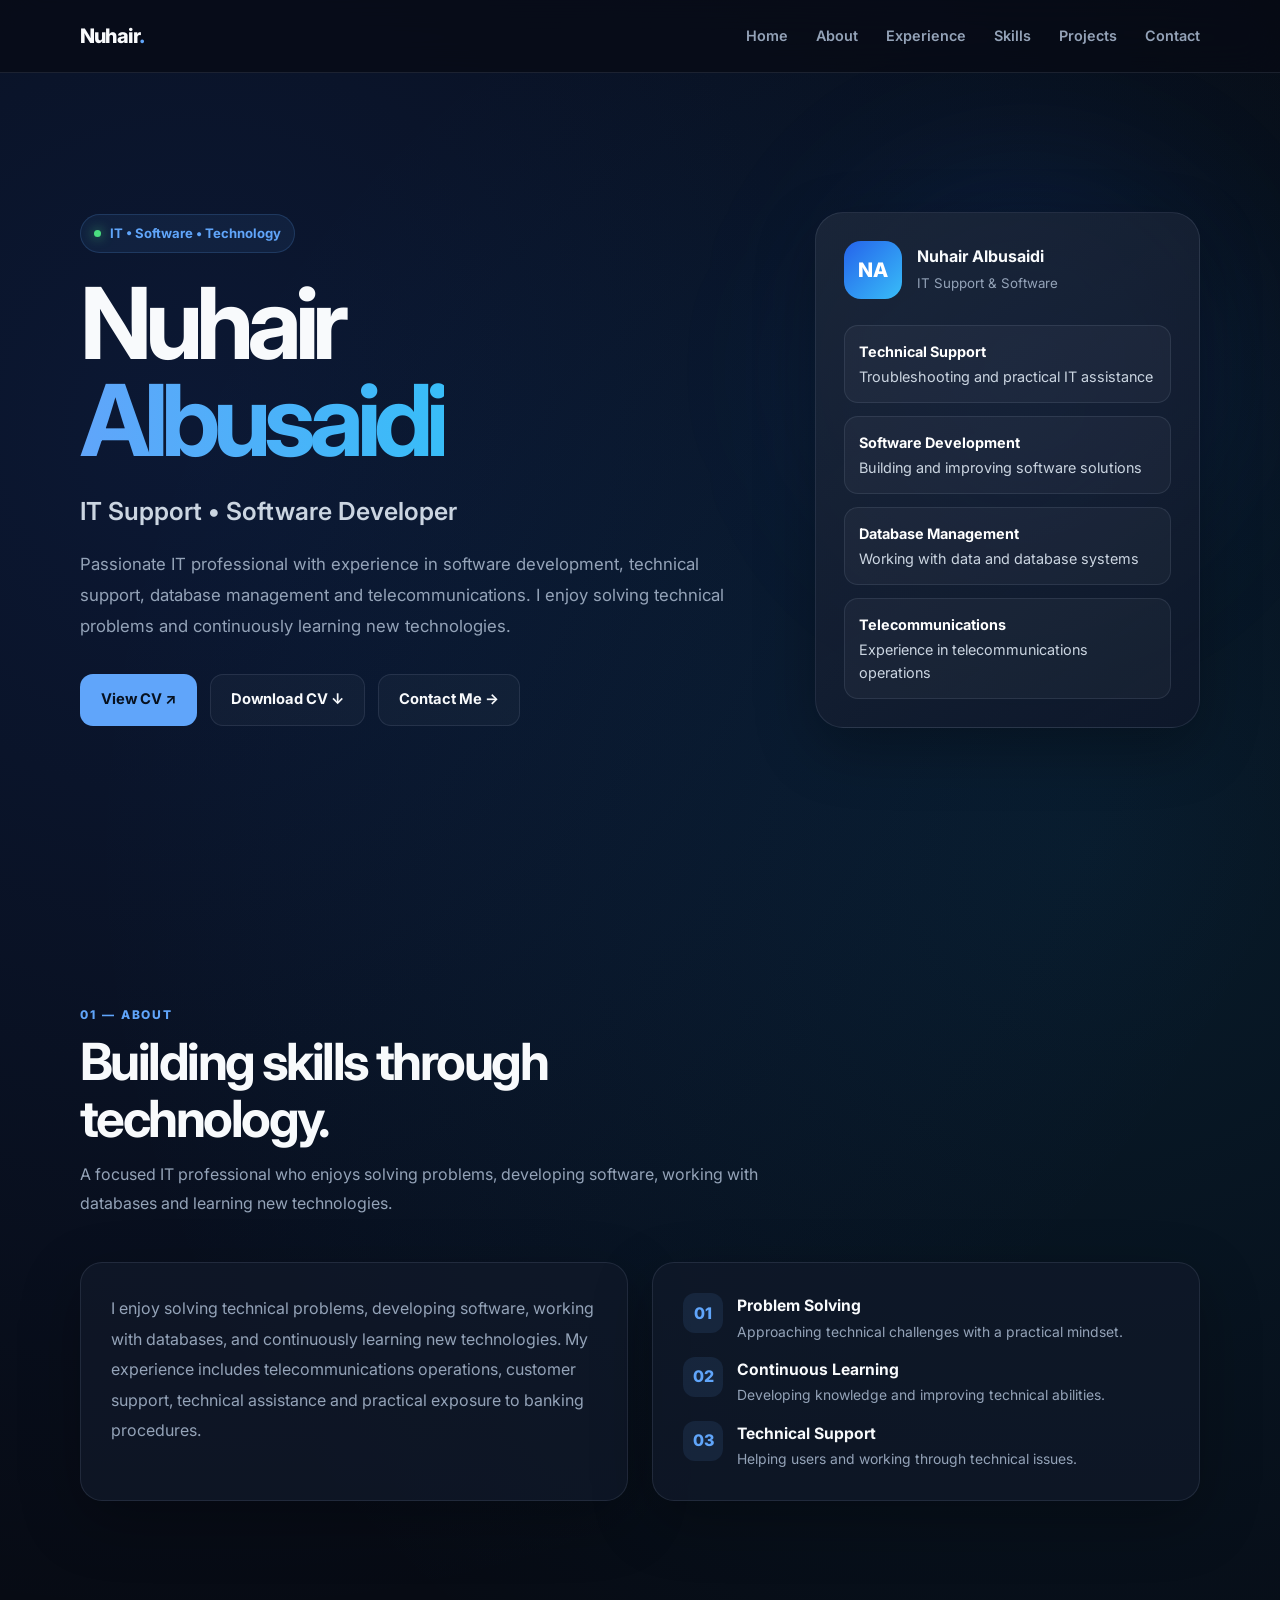
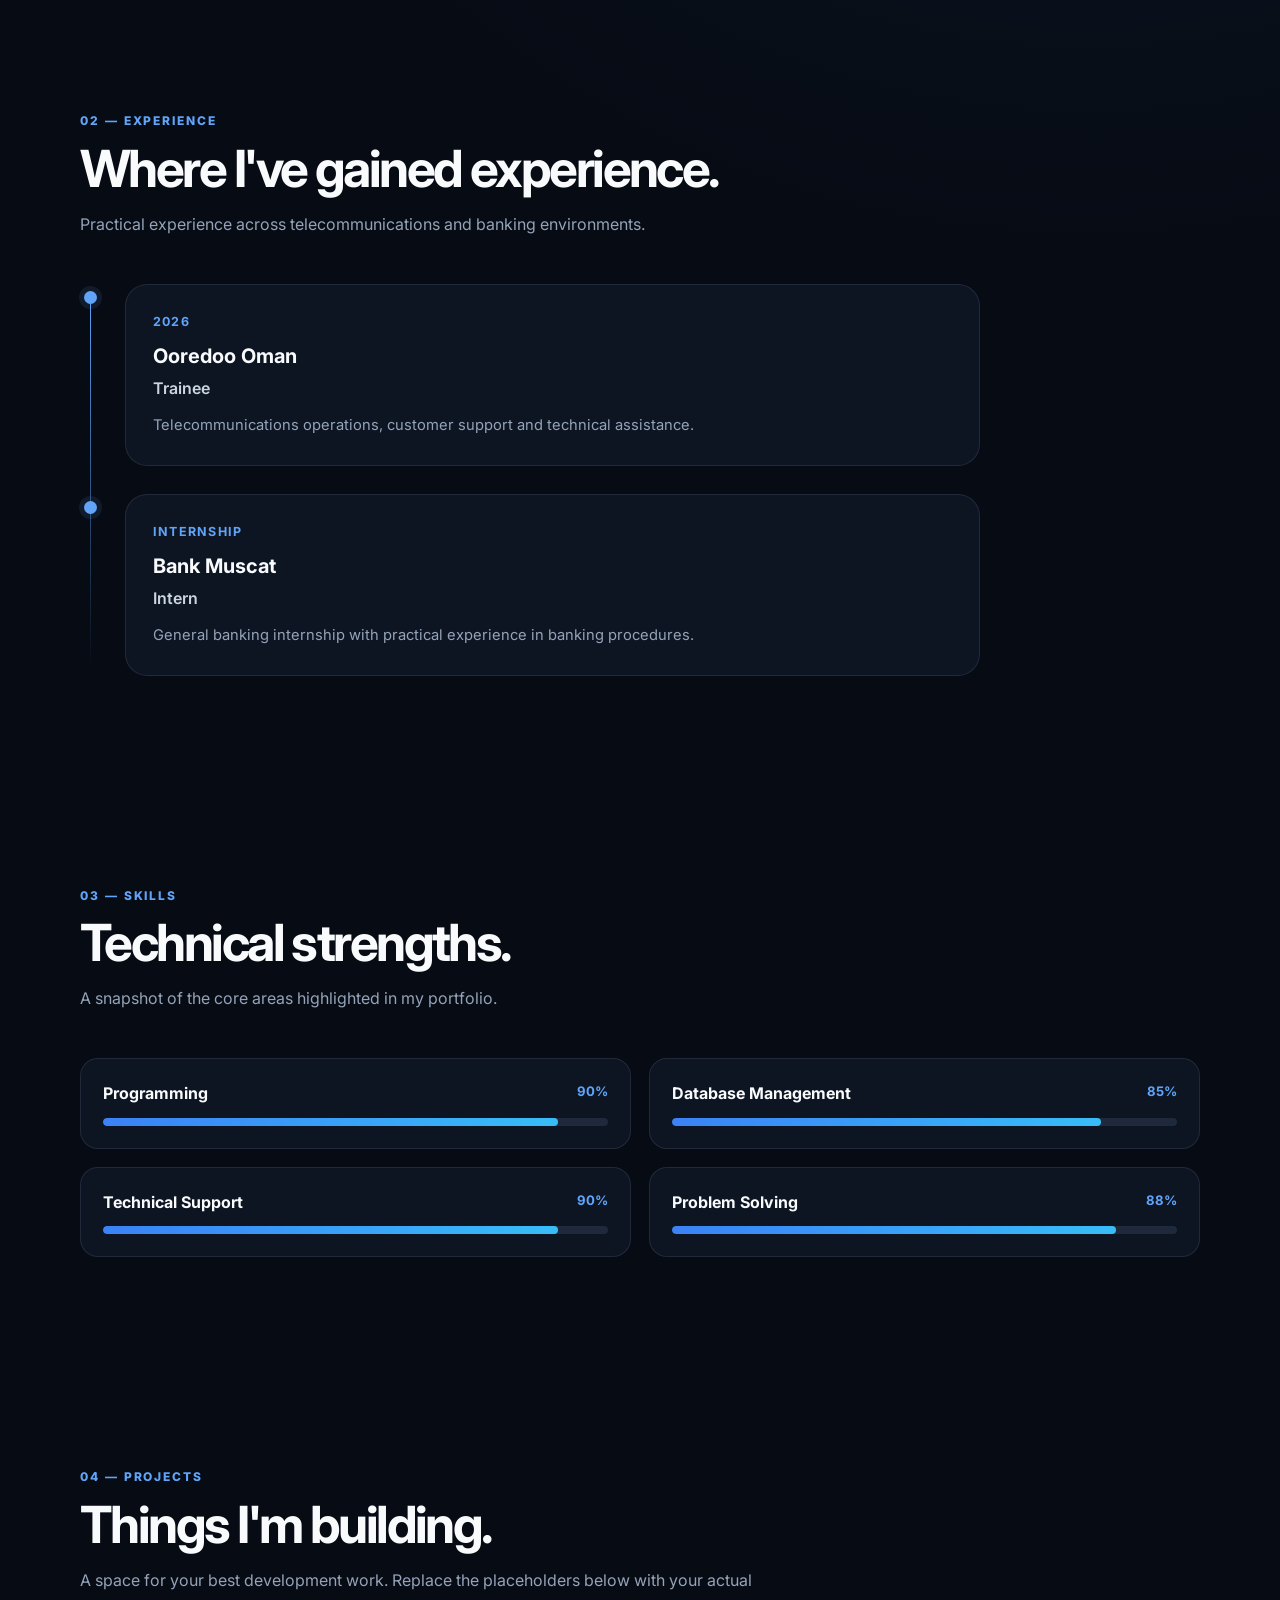
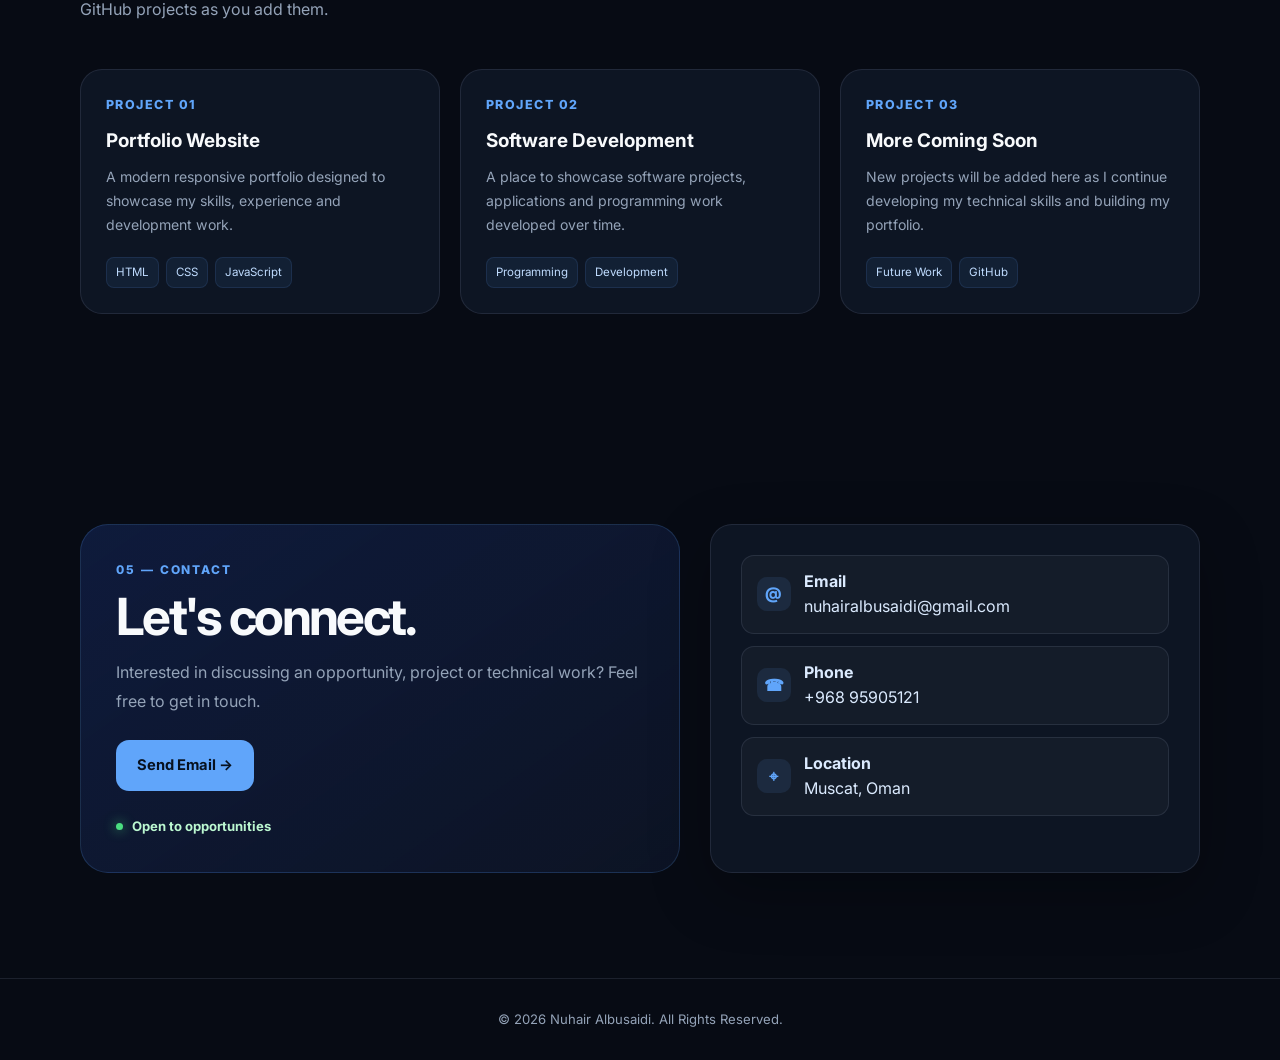
<file: index.html>
<!DOCTYPE html>
<html lang="en">
<head>
    <meta charset="UTF-8">
    <meta name="viewport" content="width=device-width, initial-scale=1.0">
    <meta name="description" content="Nuhair Albusaidi - IT Support and Software Developer Portfolio">
    <title>Nuhair Albusaidi | IT Support • Software Developer</title>

    <link rel="preconnect" href="https://fonts.googleapis.com">
    <link rel="preconnect" href="https://fonts.gstatic.com" crossorigin>
    <link href="https://fonts.googleapis.com/css2?family=Inter:wght@400;500;600;700;800&display=swap" rel="stylesheet">

    <style>
        :root {
            --bg: #070b14;
            --bg-soft: #0d1322;
            --card: rgba(17, 25, 42, 0.72);
            --card-solid: #11192a;
            --text: #f8fafc;
            --muted: #94a3b8;
            --accent: #60a5fa;
            --accent-2: #38bdf8;
            --border: rgba(148, 163, 184, 0.15);
            --shadow: 0 20px 60px rgba(0, 0, 0, 0.28);
            --radius: 22px;
        }

        * {
            margin: 0;
            padding: 0;
            box-sizing: border-box;
            scroll-behavior: smooth;
        }

        html {
            scroll-padding-top: 90px;
        }

        body {
            font-family: "Inter", Arial, sans-serif;
            background:
                radial-gradient(circle at 15% 10%, rgba(37, 99, 235, 0.15), transparent 30%),
                radial-gradient(circle at 85% 20%, rgba(14, 165, 233, 0.10), transparent 28%),
                var(--bg);
            color: var(--text);
            line-height: 1.6;
            overflow-x: hidden;
        }

        a {
            color: inherit;
            text-decoration: none;
        }

        .container {
            width: min(1120px, 90%);
            margin: 0 auto;
        }

        /* Navigation */
        .navbar {
            position: fixed;
            top: 0;
            left: 0;
            width: 100%;
            z-index: 1000;
            background: rgba(7, 11, 20, 0.72);
            backdrop-filter: blur(18px);
            -webkit-backdrop-filter: blur(18px);
            border-bottom: 1px solid var(--border);
        }

        .nav-inner {
            min-height: 72px;
            display: flex;
            align-items: center;
            justify-content: space-between;
        }

        .logo {
            font-size: 1.25rem;
            font-weight: 800;
            letter-spacing: -0.04em;
        }

        .logo span {
            color: var(--accent);
        }

        .nav-links {
            display: flex;
            gap: 28px;
            list-style: none;
        }

        .nav-links a {
            color: var(--muted);
            font-size: 0.9rem;
            font-weight: 600;
            transition: color 0.25s ease;
        }

        .nav-links a:hover {
            color: var(--text);
        }

        .menu-btn {
            display: none;
            border: 1px solid var(--border);
            background: transparent;
            color: var(--text);
            border-radius: 10px;
            padding: 8px 11px;
            font-size: 1.1rem;
            cursor: pointer;
        }

        /* Hero */
        .hero {
            min-height: 100vh;
            display: flex;
            align-items: center;
            position: relative;
            padding: 120px 0 80px;
        }

        .hero::before {
            content: "";
            position: absolute;
            width: 380px;
            height: 380px;
            border-radius: 50%;
            background: rgba(37, 99, 235, 0.12);
            filter: blur(80px);
            top: 20%;
            right: 5%;
            animation: float 7s ease-in-out infinite;
        }

        .hero-grid {
            display: grid;
            grid-template-columns: 1.4fr 0.8fr;
            gap: 60px;
            align-items: center;
            position: relative;
            z-index: 1;
        }

        .eyebrow {
            display: inline-flex;
            align-items: center;
            gap: 9px;
            color: var(--accent);
            background: rgba(96, 165, 250, 0.08);
            border: 1px solid rgba(96, 165, 250, 0.18);
            padding: 8px 13px;
            border-radius: 999px;
            font-size: 0.82rem;
            font-weight: 700;
            margin-bottom: 22px;
        }

        .status-dot {
            width: 7px;
            height: 7px;
            background: #4ade80;
            border-radius: 50%;
            box-shadow: 0 0 12px rgba(74, 222, 128, 0.8);
        }

        .hero h1 {
            font-size: clamp(3.2rem, 8vw, 6.2rem);
            line-height: 0.98;
            letter-spacing: -0.07em;
            margin-bottom: 22px;
        }

        .hero h1 span {
            color: transparent;
            background: linear-gradient(90deg, var(--accent), var(--accent-2));
            -webkit-background-clip: text;
            background-clip: text;
        }

        .hero h2 {
            font-size: clamp(1.15rem, 2vw, 1.55rem);
            color: #cbd5e1;
            margin-bottom: 18px;
            font-weight: 600;
        }

        .hero p {
            max-width: 650px;
            color: var(--muted);
            font-size: 1.05rem;
            line-height: 1.85;
        }

        .hero-buttons {
            display: flex;
            flex-wrap: wrap;
            gap: 13px;
            margin-top: 32px;
        }

        .btn {
            display: inline-flex;
            align-items: center;
            justify-content: center;
            gap: 9px;
            padding: 13px 20px;
            border-radius: 13px;
            font-weight: 700;
            font-size: 0.92rem;
            border: 1px solid var(--border);
            transition: transform 0.25s ease, background 0.25s ease, border-color 0.25s ease;
        }

        .btn:hover {
            transform: translateY(-3px);
        }

        .btn-primary {
            background: var(--accent);
            color: #07111f;
            border-color: transparent;
        }

        .btn-primary:hover {
            background: #93c5fd;
        }

        .btn-secondary {
            background: rgba(255,255,255,0.03);
            color: var(--text);
        }

        .btn-secondary:hover {
            background: rgba(255,255,255,0.07);
            border-color: rgba(148, 163, 184, 0.28);
        }

        .hero-card {
            background: linear-gradient(145deg, rgba(30, 41, 59, 0.8), rgba(15, 23, 42, 0.75));
            border: 1px solid var(--border);
            border-radius: 28px;
            padding: 28px;
            box-shadow: var(--shadow);
            animation: float 6s ease-in-out infinite;
        }

        .hero-card-top {
            display: flex;
            align-items: center;
            gap: 15px;
            margin-bottom: 26px;
        }

        .avatar {
            width: 58px;
            height: 58px;
            border-radius: 17px;
            display: grid;
            place-items: center;
            background: linear-gradient(135deg, #2563eb, #38bdf8);
            color: white;
            font-size: 1.25rem;
            font-weight: 800;
        }

        .hero-card h3 {
            font-size: 1rem;
        }

        .hero-card small {
            color: var(--muted);
        }

        .quick-list {
            display: grid;
            gap: 13px;
        }

        .quick-item {
            padding: 14px;
            background: rgba(255,255,255,0.035);
            border: 1px solid var(--border);
            border-radius: 14px;
            color: #cbd5e1;
            font-size: 0.9rem;
        }

        .quick-item strong {
            display: block;
            color: white;
            margin-bottom: 2px;
        }

        /* Sections */
        section {
            padding: 105px 0;
        }

        .section-heading {
            max-width: 720px;
            margin-bottom: 45px;
        }

        .section-label {
            color: var(--accent);
            text-transform: uppercase;
            letter-spacing: 0.16em;
            font-size: 0.75rem;
            font-weight: 800;
            margin-bottom: 9px;
        }

        .title {
            font-size: clamp(2rem, 5vw, 3.2rem);
            line-height: 1.1;
            letter-spacing: -0.05em;
            margin-bottom: 14px;
        }

        .section-heading p {
            color: var(--muted);
            line-height: 1.8;
        }

        /* About */
        .about-grid {
            display: grid;
            grid-template-columns: 1fr 1fr;
            gap: 24px;
        }

        .glass-card {
            background: var(--card);
            border: 1px solid var(--border);
            border-radius: var(--radius);
            padding: 30px;
            box-shadow: var(--shadow);
        }

        .glass-card p {
            color: var(--muted);
            line-height: 1.9;
        }

        .focus-list {
            display: grid;
            gap: 14px;
        }

        .focus-item {
            display: flex;
            align-items: flex-start;
            gap: 14px;
        }

        .focus-icon {
            flex: 0 0 40px;
            height: 40px;
            display: grid;
            place-items: center;
            border-radius: 12px;
            background: rgba(96, 165, 250, 0.10);
            color: var(--accent);
            font-weight: 800;
        }

        .focus-item h3 {
            font-size: 0.98rem;
            margin-bottom: 3px;
        }

        .focus-item p {
            font-size: 0.87rem;
            line-height: 1.55;
        }

        /* Experience */
        .timeline {
            position: relative;
            max-width: 900px;
        }

        .timeline::before {
            content: "";
            position: absolute;
            left: 10px;
            top: 8px;
            bottom: 8px;
            width: 1px;
            background: linear-gradient(var(--accent), transparent);
        }

        .timeline-item {
            position: relative;
            padding-left: 45px;
            margin-bottom: 28px;
        }

        .timeline-item:last-child {
            margin-bottom: 0;
        }

        .timeline-dot {
            position: absolute;
            left: 4px;
            top: 7px;
            width: 13px;
            height: 13px;
            border-radius: 50%;
            background: var(--accent);
            box-shadow: 0 0 0 5px rgba(96, 165, 250, 0.10);
        }

        .experience-card {
            background: var(--card);
            border: 1px solid var(--border);
            border-radius: var(--radius);
            padding: 27px;
            transition: transform 0.25s ease, border-color 0.25s ease;
        }

        .experience-card:hover {
            transform: translateX(5px);
            border-color: rgba(96, 165, 250, 0.3);
        }

        .experience-card .date {
            color: var(--accent);
            font-size: 0.78rem;
            font-weight: 700;
            text-transform: uppercase;
            letter-spacing: 0.1em;
            margin-bottom: 8px;
        }

        .experience-card h3 {
            font-size: 1.25rem;
            margin-bottom: 4px;
        }

        .experience-card .role {
            color: #cbd5e1;
            font-weight: 600;
            margin-bottom: 13px;
        }

        .experience-card p {
            color: var(--muted);
            font-size: 0.92rem;
        }

        /* Skills */
        .skills-grid {
            display: grid;
            grid-template-columns: repeat(2, 1fr);
            gap: 18px;
        }

        .skill-card {
            background: var(--card);
            border: 1px solid var(--border);
            border-radius: 18px;
            padding: 22px;
        }

        .skill-head {
            display: flex;
            justify-content: space-between;
            gap: 15px;
            margin-bottom: 11px;
        }

        .skill-head span:first-child {
            font-weight: 700;
        }

        .skill-percent {
            color: var(--accent);
            font-size: 0.82rem;
            font-weight: 700;
        }

        .bar {
            height: 8px;
            background: #1e293b;
            border-radius: 999px;
            overflow: hidden;
        }

        .fill {
            height: 100%;
            width: 0;
            border-radius: inherit;
            background: linear-gradient(90deg, #3b82f6, #38bdf8);
            transition: width 1.3s ease;
        }

        /* Projects */
        .projects-grid {
            display: grid;
            grid-template-columns: repeat(3, 1fr);
            gap: 20px;
        }

        .project-card {
            min-height: 245px;
            display: flex;
            flex-direction: column;
            justify-content: space-between;
            background: var(--card);
            border: 1px solid var(--border);
            border-radius: var(--radius);
            padding: 25px;
            transition: transform 0.3s ease, border-color 0.3s ease;
        }

        .project-card:hover {
            transform: translateY(-7px);
            border-color: rgba(96, 165, 250, 0.3);
        }

        .project-number {
            color: var(--accent);
            font-size: 0.78rem;
            font-weight: 800;
            letter-spacing: 0.12em;
        }

        .project-card h3 {
            margin: 12px 0 8px;
            font-size: 1.18rem;
        }

        .project-card p {
            color: var(--muted);
            font-size: 0.88rem;
            line-height: 1.7;
        }

        .project-tags {
            display: flex;
            flex-wrap: wrap;
            gap: 7px;
            margin-top: 20px;
        }

        .tag {
            padding: 5px 9px;
            border-radius: 8px;
            background: rgba(96, 165, 250, 0.08);
            color: #bfdbfe;
            font-size: 0.72rem;
            border: 1px solid rgba(96, 165, 250, 0.12);
        }

        /* Contact */
        .contact-box {
            display: grid;
            grid-template-columns: 1.1fr 0.9fr;
            gap: 30px;
            align-items: stretch;
        }

        .contact-card {
            background: linear-gradient(145deg, rgba(30, 58, 138, 0.34), rgba(15, 23, 42, 0.75));
            border: 1px solid rgba(96, 165, 250, 0.18);
            border-radius: 28px;
            padding: 35px;
        }

        .contact-card p {
            color: var(--muted);
            line-height: 1.8;
            margin-bottom: 24px;
        }

        .contact-links {
            display: grid;
            gap: 12px;
        }

        .contact-link {
            display: flex;
            align-items: center;
            gap: 13px;
            padding: 13px 15px;
            border: 1px solid var(--border);
            background: rgba(255,255,255,0.03);
            border-radius: 13px;
            color: #dbeafe;
            transition: background 0.25s ease, transform 0.25s ease;
        }

        .contact-link:hover {
            background: rgba(255,255,255,0.06);
            transform: translateX(4px);
        }

        .contact-icon {
            width: 34px;
            height: 34px;
            display: grid;
            place-items: center;
            border-radius: 10px;
            background: rgba(96, 165, 250, 0.1);
            color: var(--accent);
            font-weight: 800;
        }

        .availability {
            display: flex;
            align-items: center;
            gap: 9px;
            color: #bbf7d0;
            font-size: 0.82rem;
            font-weight: 700;
            margin-top: 25px;
        }

        /* Footer */
        footer {
            border-top: 1px solid var(--border);
            padding: 30px 0;
            color: var(--muted);
            font-size: 0.82rem;
            text-align: center;
        }

        /* Animations */
        .reveal {
            opacity: 0;
            transform: translateY(25px);
            transition: opacity 0.7s ease, transform 0.7s ease;
        }

        .reveal.visible {
            opacity: 1;
            transform: translateY(0);
        }

        @keyframes float {
            0%, 100% { transform: translateY(0); }
            50% { transform: translateY(-10px); }
        }

        /* Mobile */
        @media (max-width: 850px) {
            .hero-grid,
            .about-grid,
            .contact-box {
                grid-template-columns: 1fr;
            }

            .hero-card {
                max-width: 520px;
            }

            .projects-grid {
                grid-template-columns: 1fr 1fr;
            }
        }

        @media (max-width: 650px) {
            .nav-links {
                display: none;
                position: absolute;
                top: 72px;
                left: 5%;
                right: 5%;
                flex-direction: column;
                gap: 0;
                background: rgba(7, 11, 20, 0.97);
                border: 1px solid var(--border);
                border-radius: 16px;
                overflow: hidden;
                box-shadow: var(--shadow);
            }

            .nav-links.open {
                display: flex;
            }

            .nav-links a {
                display: block;
                padding: 14px 18px;
                border-bottom: 1px solid var(--border);
            }

            .menu-btn {
                display: block;
            }

            section {
                padding: 80px 0;
            }

            .hero {
                padding-top: 105px;
            }

            .hero h1 {
                font-size: clamp(3rem, 16vw, 4.5rem);
            }

            .skills-grid,
            .projects-grid {
                grid-template-columns: 1fr;
            }

            .hero-buttons .btn {
                width: 100%;
            }

            .contact-card,
            .glass-card,
            .experience-card {
                padding: 23px;
            }
        }

        @media (prefers-reduced-motion: reduce) {
            *,
            *::before,
            *::after {
                scroll-behavior: auto !important;
                animation: none !important;
                transition-duration: 0.01ms !important;
            }
        }
    </style>
</head>

<body>

    <!-- Navigation -->
    <nav class="navbar">
        <div class="container nav-inner">
            <a href="#home" class="logo">Nuhair<span>.</span></a>

            <button class="menu-btn" id="menuBtn" aria-label="Open navigation menu">
                ☰
            </button>

            <ul class="nav-links" id="navLinks">
                <li><a href="#home">Home</a></li>
                <li><a href="#about">About</a></li>
                <li><a href="#experience">Experience</a></li>
                <li><a href="#skills">Skills</a></li>
                <li><a href="#projects">Projects</a></li>
                <li><a href="#contact">Contact</a></li>
            </ul>
        </div>
    </nav>

    <!-- Hero -->
    <header class="hero" id="home">
        <div class="container hero-grid">

            <div class="reveal">
                <div class="eyebrow">
                    <span class="status-dot"></span>
                    IT • Software • Technology
                </div>

                <h1>Nuhair<br><span>Albusaidi</span></h1>

                <h2>IT Support • Software Developer</h2>

                <p>
                    Passionate IT professional with experience in software development,
                    technical support, database management and telecommunications.
                    I enjoy solving technical problems and continuously learning new technologies.
                </p>

                <div class="hero-buttons">
                    <a class="btn btn-primary" href="/assets/Nuhair_Updated_CV-1.pdf" target="_blank" rel="noopener">
                        View CV ↗
                    </a>

                    <a class="btn btn-secondary" href="/assets/Nuhair_Updated_CV-1.pdf" download>
                        Download CV ↓
                    </a>

                    <a class="btn btn-secondary" href="#contact">
                        Contact Me →
                    </a>
                </div>
            </div>

            <div class="hero-card reveal">
                <div class="hero-card-top">
                    <div class="avatar">NA</div>
                    <div>
                        <h3>Nuhair Albusaidi</h3>
                        <small>IT Support & Software</small>
                    </div>
                </div>

                <div class="quick-list">
                    <div class="quick-item">
                        <strong>Technical Support</strong>
                        Troubleshooting and practical IT assistance
                    </div>

                    <div class="quick-item">
                        <strong>Software Development</strong>
                        Building and improving software solutions
                    </div>

                    <div class="quick-item">
                        <strong>Database Management</strong>
                        Working with data and database systems
                    </div>

                    <div class="quick-item">
                        <strong>Telecommunications</strong>
                        Experience in telecommunications operations
                    </div>
                </div>
            </div>

        </div>
    </header>

    <main>

        <!-- About -->
        <section id="about">
            <div class="container">
                <div class="section-heading reveal">
                    <div class="section-label">01 — About</div>
                    <h2 class="title">Building skills through technology.</h2>
                    <p>
                        A focused IT professional who enjoys solving problems, developing software,
                        working with databases and learning new technologies.
                    </p>
                </div>

                <div class="about-grid">
                    <div class="glass-card reveal">
                        <p>
                            I enjoy solving technical problems, developing software,
                            working with databases, and continuously learning new technologies.
                            My experience includes telecommunications operations, customer support,
                            technical assistance and practical exposure to banking procedures.
                        </p>
                    </div>

                    <div class="glass-card reveal">
                        <div class="focus-list">
                            <div class="focus-item">
                                <div class="focus-icon">01</div>
                                <div>
                                    <h3>Problem Solving</h3>
                                    <p>Approaching technical challenges with a practical mindset.</p>
                                </div>
                            </div>

                            <div class="focus-item">
                                <div class="focus-icon">02</div>
                                <div>
                                    <h3>Continuous Learning</h3>
                                    <p>Developing knowledge and improving technical abilities.</p>
                                </div>
                            </div>

                            <div class="focus-item">
                                <div class="focus-icon">03</div>
                                <div>
                                    <h3>Technical Support</h3>
                                    <p>Helping users and working through technical issues.</p>
                                </div>
                            </div>
                        </div>
                    </div>
                </div>
            </div>
        </section>

        <!-- Experience -->
        <section id="experience">
            <div class="container">
                <div class="section-heading reveal">
                    <div class="section-label">02 — Experience</div>
                    <h2 class="title">Where I've gained experience.</h2>
                    <p>Practical experience across telecommunications and banking environments.</p>
                </div>

                <div class="timeline">

                    <div class="timeline-item reveal">
                        <span class="timeline-dot"></span>
                        <div class="experience-card">
                            <div class="date">2026</div>
                            <h3>Ooredoo Oman</h3>
                            <div class="role">Trainee</div>
                            <p>
                                Telecommunications operations, customer support and technical assistance.
                            </p>
                        </div>
                    </div>

                    <div class="timeline-item reveal">
                        <span class="timeline-dot"></span>
                        <div class="experience-card">
                            <div class="date">Internship</div>
                            <h3>Bank Muscat</h3>
                            <div class="role">Intern</div>
                            <p>
                                General banking internship with practical experience in banking procedures.
                            </p>
                        </div>
                    </div>

                </div>
            </div>
        </section>

        <!-- Skills -->
        <section id="skills">
            <div class="container">
                <div class="section-heading reveal">
                    <div class="section-label">03 — Skills</div>
                    <h2 class="title">Technical strengths.</h2>
                    <p>A snapshot of the core areas highlighted in my portfolio.</p>
                </div>

                <div class="skills-grid">

                    <div class="skill-card reveal">
                        <div class="skill-head">
                            <span>Programming</span>
                            <span class="skill-percent">90%</span>
                        </div>
                        <div class="bar">
                            <div class="fill" data-width="90%"></div>
                        </div>
                    </div>

                    <div class="skill-card reveal">
                        <div class="skill-head">
                            <span>Database Management</span>
                            <span class="skill-percent">85%</span>
                        </div>
                        <div class="bar">
                            <div class="fill" data-width="85%"></div>
                        </div>
                    </div>

                    <div class="skill-card reveal">
                        <div class="skill-head">
                            <span>Technical Support</span>
                            <span class="skill-percent">90%</span>
                        </div>
                        <div class="bar">
                            <div class="fill" data-width="90%"></div>
                        </div>
                    </div>

                    <div class="skill-card reveal">
                        <div class="skill-head">
                            <span>Problem Solving</span>
                            <span class="skill-percent">88%</span>
                        </div>
                        <div class="bar">
                            <div class="fill" data-width="88%"></div>
                        </div>
                    </div>

                </div>
            </div>
        </section>

        <!-- Projects -->
        <section id="projects">
            <div class="container">
                <div class="section-heading reveal">
                    <div class="section-label">04 — Projects</div>
                    <h2 class="title">Things I'm building.</h2>
                    <p>
                        A space for your best development work. Replace the placeholders below
                        with your actual GitHub projects as you add them.
                    </p>
                </div>

                <div class="projects-grid">

                    <article class="project-card reveal">
                        <div>
                            <div class="project-number">PROJECT 01</div>
                            <h3>Portfolio Website</h3>
                            <p>
                                A modern responsive portfolio designed to showcase my skills,
                                experience and development work.
                            </p>
                        </div>

                        <div class="project-tags">
                            <span class="tag">HTML</span>
                            <span class="tag">CSS</span>
                            <span class="tag">JavaScript</span>
                        </div>
                    </article>

                    <article class="project-card reveal">
                        <div>
                            <div class="project-number">PROJECT 02</div>
                            <h3>Software Development</h3>
                            <p>
                                A place to showcase software projects, applications and
                                programming work developed over time.
                            </p>
                        </div>

                        <div class="project-tags">
                            <span class="tag">Programming</span>
                            <span class="tag">Development</span>
                        </div>
                    </article>

                    <article class="project-card reveal">
                        <div>
                            <div class="project-number">PROJECT 03</div>
                            <h3>More Coming Soon</h3>
                            <p>
                                New projects will be added here as I continue developing
                                my technical skills and building my portfolio.
                            </p>
                        </div>

                        <div class="project-tags">
                            <span class="tag">Future Work</span>
                            <span class="tag">GitHub</span>
                        </div>
                    </article>

                </div>
            </div>
        </section>

        <!-- Contact -->
        <section id="contact">
            <div class="container">
                <div class="contact-box">

                    <div class="contact-card reveal">
                        <div class="section-label">05 — Contact</div>
                        <h2 class="title">Let's connect.</h2>
                        <p>
                            Interested in discussing an opportunity, project or technical work?
                            Feel free to get in touch.
                        </p>

                        <a class="btn btn-primary" href="mailto:nuhairalbusaidi@gmail.com">
                            Send Email →
                        </a>

                        <div class="availability">
                            <span class="status-dot"></span>
                            Open to opportunities
                        </div>
                    </div>

                    <div class="glass-card reveal">
                        <div class="contact-links">

                            <a class="contact-link" href="mailto:nuhairalbusaidi@gmail.com">
                                <span class="contact-icon">@</span>
                                <span>
                                    <strong>Email</strong><br>
                                    nuhairalbusaidi@gmail.com
                                </span>
                            </a>

                            <a class="contact-link" href="tel:+96895905121">
                                <span class="contact-icon">☎</span>
                                <span>
                                    <strong>Phone</strong><br>
                                    +968 95905121
                                </span>
                            </a>

                            <div class="contact-link">
                                <span class="contact-icon">⌖</span>
                                <span>
                                    <strong>Location</strong><br>
                                    Muscat, Oman
                                </span>
                            </div>

                        </div>
                    </div>

                </div>
            </div>
        </section>

    </main>

    <footer>
        <div class="container">
            <p>© 2026 Nuhair Albusaidi. All Rights Reserved.</p>
        </div>
    </footer>

    <script>
        // Mobile navigation
        const menuBtn = document.getElementById("menuBtn");
        const navLinks = document.getElementById("navLinks");

        menuBtn.addEventListener("click", () => {
            navLinks.classList.toggle("open");
        });

        document.querySelectorAll(".nav-links a").forEach(link => {
            link.addEventListener("click", () => {
                navLinks.classList.remove("open");
            });
        });

        // Scroll reveal animation
        const revealElements = document.querySelectorAll(".reveal");

        const revealObserver = new IntersectionObserver((entries, observer) => {
            entries.forEach(entry => {
                if (entry.isIntersecting) {
                    entry.target.classList.add("visible");
                    observer.unobserve(entry.target);
                }
            });
        }, {
            threshold: 0.12
        });

        revealElements.forEach(element => revealObserver.observe(element));

        // Animate skill bars when visible
        const skillBars = document.querySelectorAll(".fill");

        const skillObserver = new IntersectionObserver((entries, observer) => {
            entries.forEach(entry => {
                if (entry.isIntersecting) {
                    entry.target.style.width = entry.target.dataset.width;
                    observer.unobserve(entry.target);
                }
            });
        }, {
            threshold: 0.4
        });

        skillBars.forEach(bar => skillObserver.observe(bar));
    </script>

</body>
</html>
</file>
